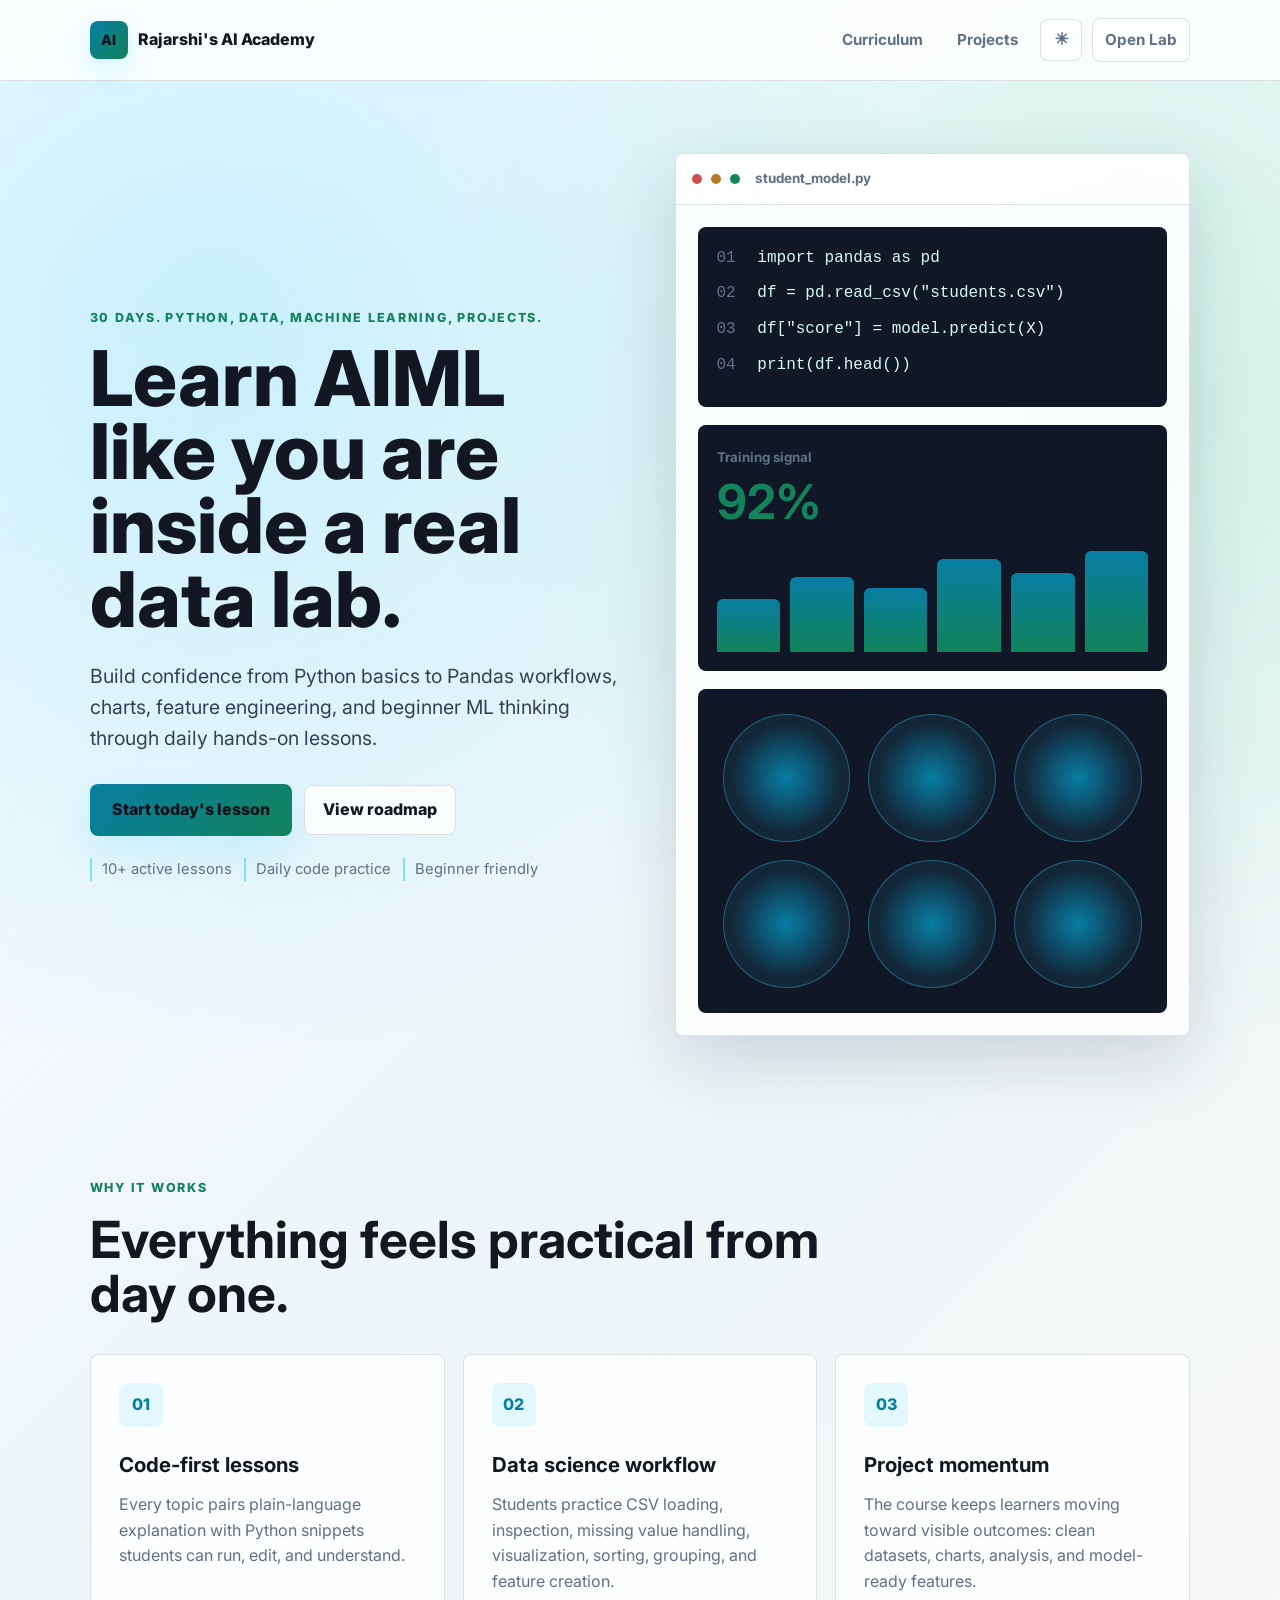
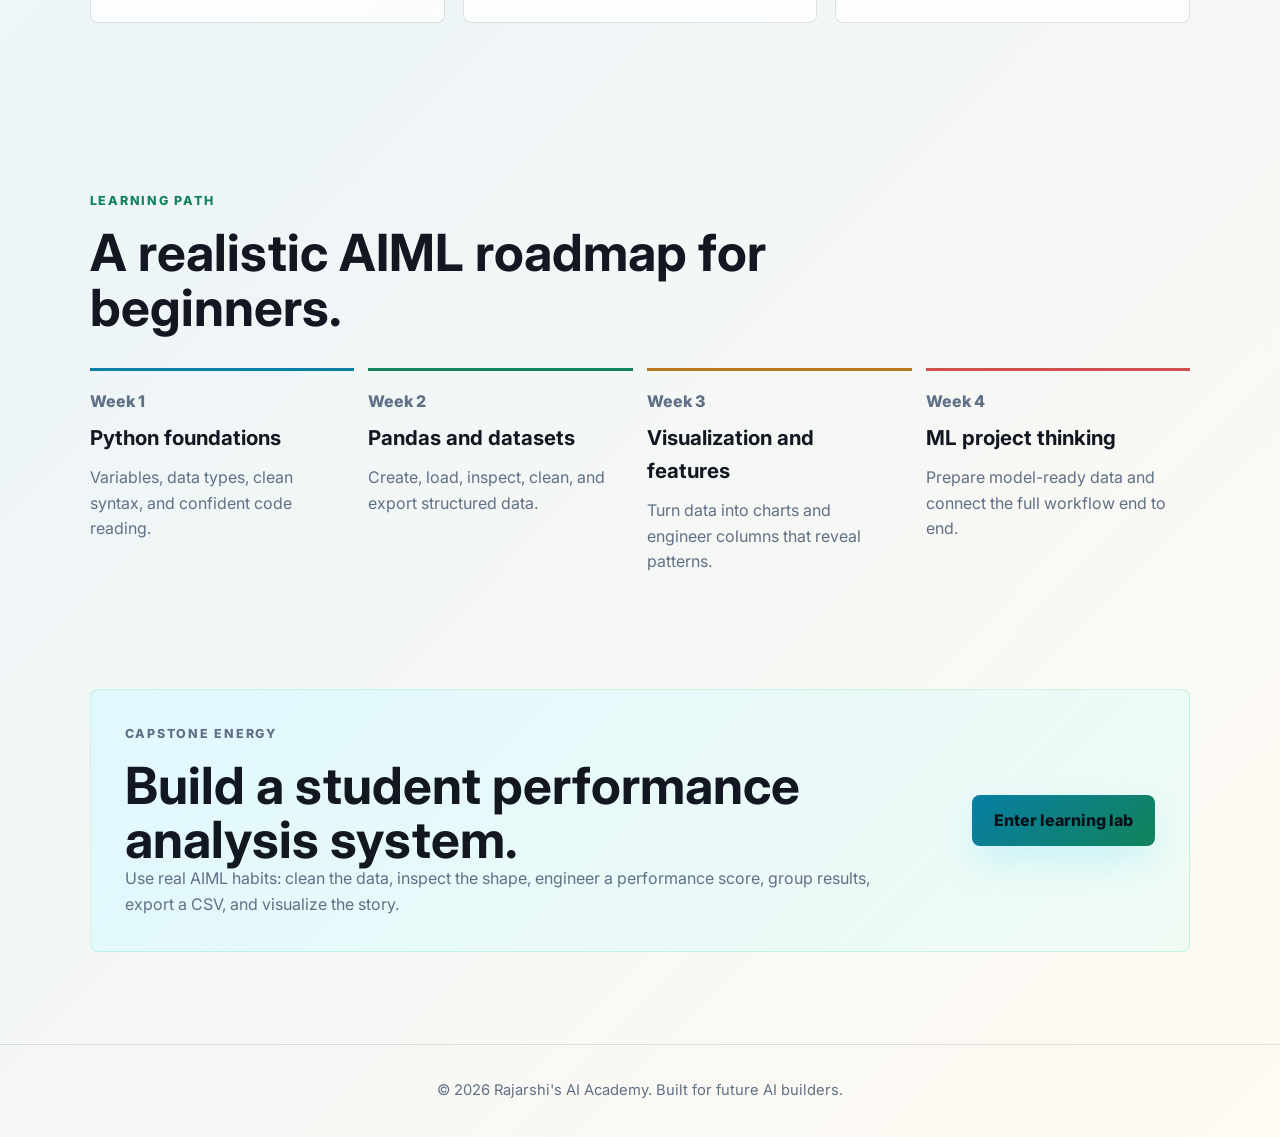
<file: my-coding-academy/index.html>
<!DOCTYPE html>
<html lang="en">
<head>
    <meta charset="UTF-8">
    <meta name="viewport" content="width=device-width, initial-scale=1.0">
    <title>Rajarshi's AI Academy | 30 Days of AIML</title>
    <link rel="preconnect" href="https://fonts.googleapis.com">
    <link rel="preconnect" href="https://fonts.gstatic.com" crossorigin>
    <link href="https://fonts.googleapis.com/css2?family=Inter:wght@400;500;600;700;800&display=swap" rel="stylesheet">
    <link rel="stylesheet" href="css/style.css">
</head>
<body>
    <header class="navbar">
        <a class="logo" href="index.html" aria-label="Rajarshi's AI Academy home">
            <span class="logo-mark">AI</span>
            <span>Rajarshi's AI Academy</span>
        </a>
        <nav aria-label="Primary navigation">
            <a href="#curriculum">Curriculum</a>
            <a href="#projects">Projects</a>
            <button class="theme-toggle" type="button" aria-label="Switch to light theme" aria-pressed="false">
                <span class="theme-icon" aria-hidden="true">☾</span>
            </button>
            <a href="dashboard.html" class="btn-secondary">Open Lab</a>
        </nav>
    </header>

    <main>
        <section class="hero">
            <div class="hero-content">
                <p class="eyebrow">30 days. Python, data, machine learning, projects.</p>
                <h1>Learn AIML like you are inside a real data lab.</h1>
                <p class="hero-copy">Build confidence from Python basics to Pandas workflows, charts, feature engineering, and beginner ML thinking through daily hands-on lessons.</p>
                <div class="hero-buttons">
                    <a href="dashboard.html" class="btn-primary">Start today's lesson</a>
                    <a href="#curriculum" class="btn-outline">View roadmap</a>
                </div>
                <div class="trust-row" aria-label="Course highlights">
                    <span>10+ active lessons</span>
                    <span>Daily code practice</span>
                    <span>Beginner friendly</span>
                </div>
            </div>

            <div class="lab-preview" aria-label="AI learning lab preview">
                <div class="lab-topbar">
                    <span></span>
                    <span></span>
                    <span></span>
                    <strong>student_model.py</strong>
                </div>
                <div class="lab-body">
                    <div class="code-lines">
                        <p><span>01</span> import pandas as pd</p>
                        <p><span>02</span> df = pd.read_csv("students.csv")</p>
                        <p><span>03</span> df["score"] = model.predict(X)</p>
                        <p><span>04</span> print(df.head())</p>
                    </div>
                    <div class="model-card">
                        <small>Training signal</small>
                        <strong>92%</strong>
                        <div class="bars">
                            <i style="height: 48%"></i>
                            <i style="height: 68%"></i>
                            <i style="height: 58%"></i>
                            <i style="height: 84%"></i>
                            <i style="height: 72%"></i>
                            <i style="height: 92%"></i>
                        </div>
                    </div>
                    <div class="neural-board">
                        <span></span><span></span><span></span><span></span><span></span><span></span>
                    </div>
                </div>
            </div>
        </section>

        <section id="features" class="features">
            <div class="section-heading">
                <p class="eyebrow">Why it works</p>
                <h2>Everything feels practical from day one.</h2>
            </div>
            <div class="feature-grid">
                <article class="card">
                    <div class="icon">01</div>
                    <h3>Code-first lessons</h3>
                    <p>Every topic pairs plain-language explanation with Python snippets students can run, edit, and understand.</p>
                </article>
                <article class="card">
                    <div class="icon">02</div>
                    <h3>Data science workflow</h3>
                    <p>Students practice CSV loading, inspection, missing value handling, visualization, sorting, grouping, and feature creation.</p>
                </article>
                <article class="card">
                    <div class="icon">03</div>
                    <h3>Project momentum</h3>
                    <p>The course keeps learners moving toward visible outcomes: clean datasets, charts, analysis, and model-ready features.</p>
                </article>
            </div>
        </section>

        <section id="curriculum" class="roadmap">
            <div class="section-heading">
                <p class="eyebrow">Learning path</p>
                <h2>A realistic AIML roadmap for beginners.</h2>
            </div>
            <div class="timeline">
                <article>
                    <span>Week 1</span>
                    <h3>Python foundations</h3>
                    <p>Variables, data types, clean syntax, and confident code reading.</p>
                </article>
                <article>
                    <span>Week 2</span>
                    <h3>Pandas and datasets</h3>
                    <p>Create, load, inspect, clean, and export structured data.</p>
                </article>
                <article>
                    <span>Week 3</span>
                    <h3>Visualization and features</h3>
                    <p>Turn data into charts and engineer columns that reveal patterns.</p>
                </article>
                <article>
                    <span>Week 4</span>
                    <h3>ML project thinking</h3>
                    <p>Prepare model-ready data and connect the full workflow end to end.</p>
                </article>
            </div>
        </section>

        <section id="projects" class="project-band">
            <div>
                <p class="eyebrow">Capstone energy</p>
                <h2>Build a student performance analysis system.</h2>
                <p>Use real AIML habits: clean the data, inspect the shape, engineer a performance score, group results, export a CSV, and visualize the story.</p>
            </div>
            <a href="dashboard.html" class="btn-primary">Enter learning lab</a>
        </section>
    </main>

    <footer>
        <p>&copy; 2026 Rajarshi's AI Academy. Built for future AI builders.</p>
    </footer>
    <script src="js/theme.js"></script>
</body>
</html>
</file>
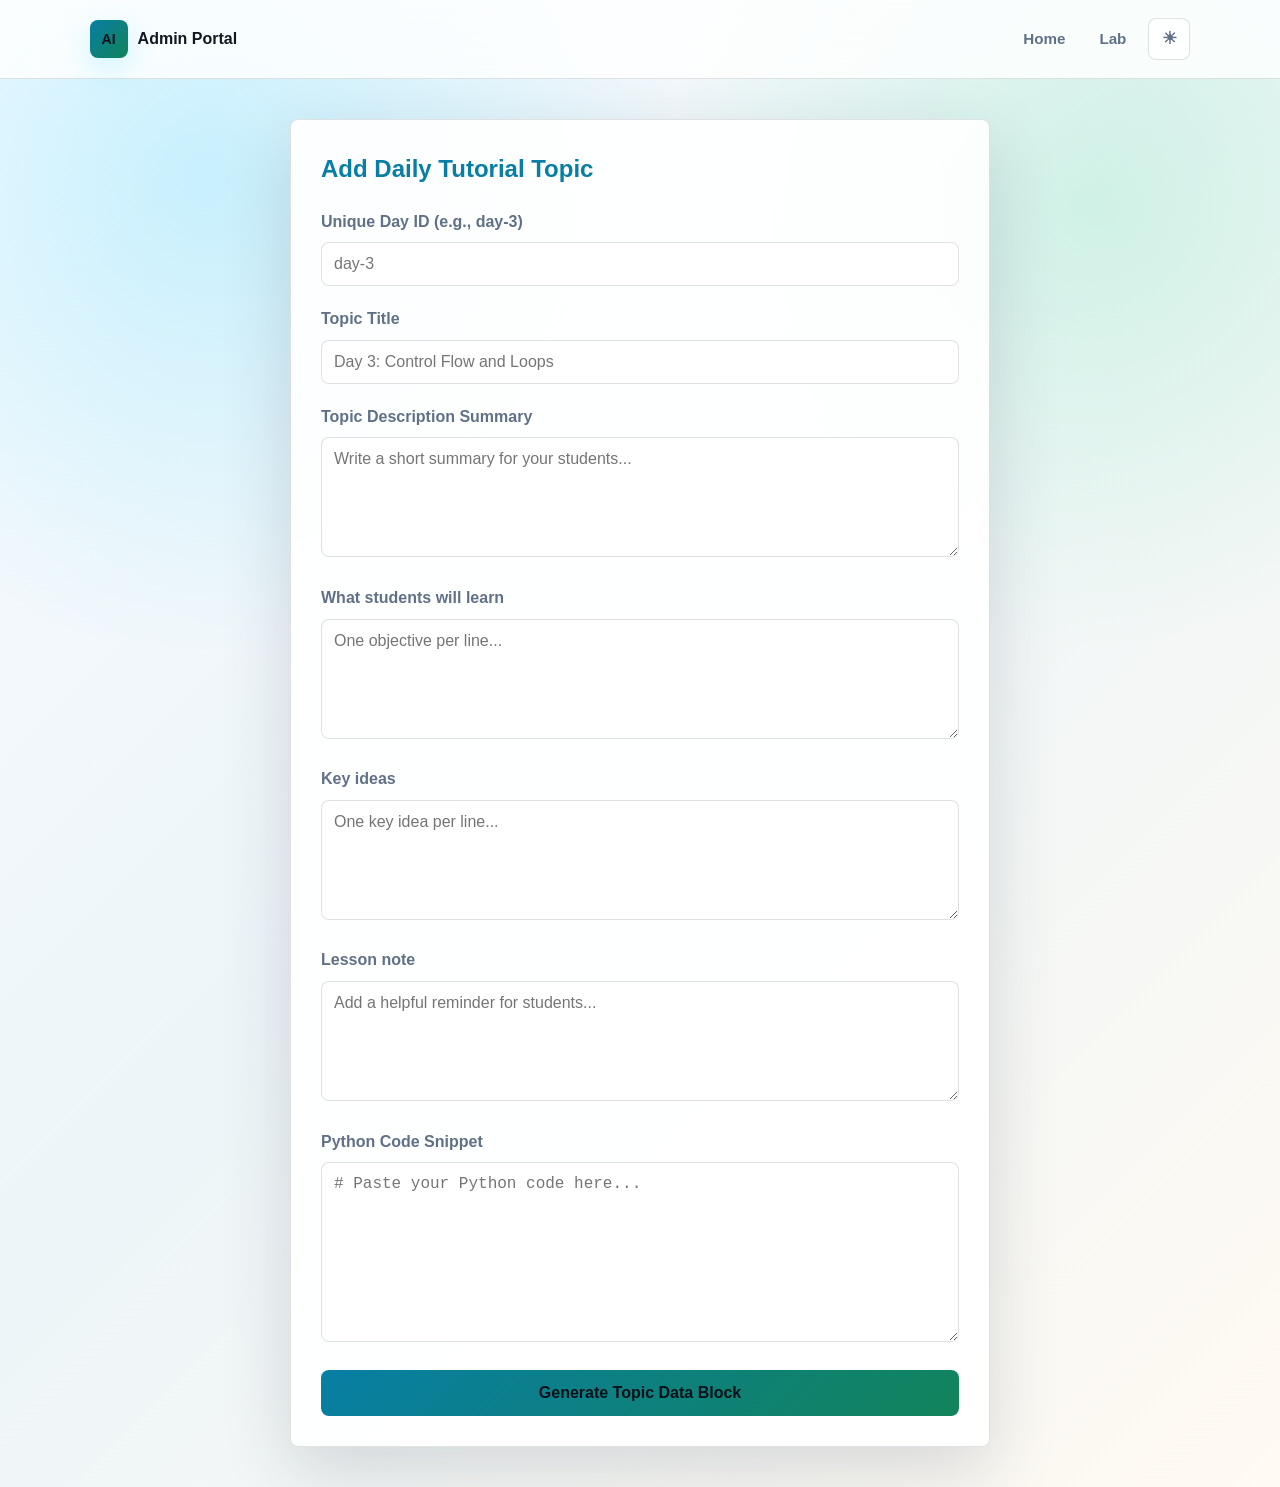
<file: my-coding-academy/admin.html>
<!DOCTYPE html>
<html lang="en">
<head>
    <meta charset="UTF-8">
    <meta name="viewport" content="width=device-width, initial-scale=1.0">
    <title>Admin Portal | Rajarshi's AI Academy</title>
    <link rel="stylesheet" href="css/style.css">
    <style>
        body { font-family: 'Inter', sans-serif; color: var(--ink); }
        .admin-shell { padding: 40px 8%; }
        .admin-container { max-width: 700px; margin: 0 auto; background: var(--surface-strong); padding: 30px; border-radius: 8px; border: 1px solid var(--line); box-shadow: var(--shadow); }
        h2 { margin-bottom: 20px; color: var(--cyan); }
        .form-group { margin-bottom: 20px; }
        label { display: block; margin-bottom: 8px; font-weight: 600; color: var(--muted); }
        input, textarea { width: 100%; padding: 12px; background: var(--panel); border: 1px solid var(--line); border-radius: 8px; color: var(--ink); font-size: 1rem; }
        input:focus, textarea:focus { border-color: var(--cyan); outline: none; }
        textarea { height: 120px; font-family: inherit; }
        .code-textarea { font-family: 'Courier New', monospace; height: 180px; color: var(--green); }
        .btn-submit { background: linear-gradient(135deg, var(--cyan), var(--green)); color: #061018; border: none; padding: 14px; border-radius: 8px; font-weight: 800; width: 100%; cursor: pointer; font-size: 1rem; transition: 0.3s; }
        .btn-submit:hover { opacity: 0.9; transform: translateY(-1px); }
        .output-box { margin-top: 30px; display: none; }
        .output-box pre { background: var(--code-bg); padding: 15px; border-radius: 8px; border: 1px solid var(--line); overflow-x: auto; font-family: monospace; white-space: pre-wrap; color: var(--code-text); }
    </style>
</head>
<body>
    <header class="navbar">
        <a class="logo" href="index.html" aria-label="Rajarshi's AI Academy home">
            <span class="logo-mark">AI</span>
            <span>Admin Portal</span>
        </a>
        <nav aria-label="Primary navigation">
            <a href="index.html">Home</a>
            <a href="dashboard.html">Lab</a>
            <button class="theme-toggle" type="button" aria-label="Switch to light theme" aria-pressed="false">
                <span class="theme-icon" aria-hidden="true">☾</span>
            </button>
        </nav>
    </header>

    <div class="admin-shell">
        <div class="admin-container">
            <h2>Add Daily Tutorial Topic</h2>
            <form id="admin-form">
                <div class="form-group">
                    <label for="topic-id">Unique Day ID (e.g., day-3)</label>
                    <input type="text" id="topic-id" placeholder="day-3" required>
                </div>
                <div class="form-group">
                    <label for="topic-title">Topic Title</label>
                    <input type="text" id="topic-title" placeholder="Day 3: Control Flow and Loops" required>
                </div>
                <div class="form-group">
                    <label for="description">Topic Description Summary</label>
                    <textarea id="description" placeholder="Write a short summary for your students..." required></textarea>
                </div>
                <div class="form-group">
                    <label for="objectives">What students will learn</label>
                    <textarea id="objectives" placeholder="One objective per line..." required></textarea>
                </div>
                <div class="form-group">
                    <label for="key-points">Key ideas</label>
                    <textarea id="key-points" placeholder="One key idea per line..." required></textarea>
                </div>
                <div class="form-group">
                    <label for="note">Lesson note</label>
                    <textarea id="note" placeholder="Add a helpful reminder for students..." required></textarea>
                </div>
                <div class="form-group">
                    <label for="code-snippet">Python Code Snippet</label>
                    <textarea id="code-snippet" class="code-textarea" placeholder="# Paste your Python code here..."></textarea>
                </div>
                <button type="submit" class="btn-submit">Generate Topic Data Block</button>
            </form>

            <div id="output-section" class="output-box">
                <label style="color: var(--cyan);">Generated Code Data Block:</label>
                <p style="font-size: 0.85rem; color: var(--muted); margin-bottom: 10px;">Copy this block and paste it directly into your <code>js/course-data.js</code> file array.</p>
                <pre><code id="json-output"></code></pre>
                <button onclick="copyToClipboard()" class="btn-submit" style="margin-top: 10px; width: auto; padding: 8px 15px;">Copy to Clipboard</button>
            </div>
        </div>
    </div>

    <script src="js/admin.js"></script>
    <script src="js/theme.js"></script>
</body>
</html>
</file>
<file: my-coding-academy/css/style.css>
* {
    margin: 0;
    padding: 0;
    box-sizing: border-box;
}

:root {
    --ink: #f6f7fb;
    --muted: #a7b0c4;
    --soft: #dbe2ef;
    --bg: #070a12;
    --panel: #111724;
    --panel-2: #171f2e;
    --panel-rgb: 17, 23, 36;
    --surface: rgba(255, 255, 255, 0.055);
    --surface-strong: rgba(7, 10, 18, 0.72);
    --nav-bg: rgba(7, 10, 18, 0.78);
    --code-bg: #080d17;
    --code-text: #d7f7ff;
    --line-strong: rgba(54, 211, 255, 0.28);
    --line: rgba(255, 255, 255, 0.12);
    --cyan: #36d3ff;
    --green: #66e3a6;
    --yellow: #ffd166;
    --coral: #ff7a7a;
    --shadow: 0 24px 80px rgba(0, 0, 0, 0.35);
    --body-bg:
        radial-gradient(circle at 18% 14%, rgba(54, 211, 255, 0.18), transparent 30%),
        radial-gradient(circle at 86% 12%, rgba(102, 227, 166, 0.14), transparent 26%),
        linear-gradient(135deg, #070a12 0%, #101626 44%, #0b0d14 100%);
}

:root[data-theme="light"] {
    --ink: #121722;
    --muted: #607086;
    --soft: #334155;
    --bg: #f6f8fb;
    --panel: #ffffff;
    --panel-2: #edf3f8;
    --panel-rgb: 255, 255, 255;
    --surface: rgba(255, 255, 255, 0.78);
    --surface-strong: rgba(255, 255, 255, 0.92);
    --nav-bg: rgba(255, 255, 255, 0.82);
    --code-bg: #101827;
    --code-text: #d7f7ff;
    --line: rgba(18, 23, 34, 0.13);
    --line-strong: rgba(20, 125, 155, 0.24);
    --cyan: #087ea4;
    --green: #12835a;
    --yellow: #b7791f;
    --coral: #d14f4f;
    --shadow: 0 24px 70px rgba(31, 42, 68, 0.16);
    --body-bg:
        radial-gradient(circle at 16% 12%, rgba(54, 211, 255, 0.24), transparent 28%),
        radial-gradient(circle at 86% 14%, rgba(102, 227, 166, 0.22), transparent 26%),
        linear-gradient(135deg, #f8fbff 0%, #edf5f8 46%, #fffaf2 100%);
}

html {
    scroll-behavior: smooth;
}

body {
    font-family: "Inter", Arial, sans-serif;
    background: var(--body-bg);
    color: var(--ink);
    line-height: 1.6;
    min-height: 100vh;
    transition: background 0.25s ease, color 0.25s ease;
}

a {
    color: inherit;
}

.navbar {
    display: flex;
    justify-content: space-between;
    align-items: center;
    gap: 24px;
    padding: 18px 7%;
    background: var(--nav-bg);
    backdrop-filter: blur(18px);
    position: sticky;
    top: 0;
    z-index: 100;
    border-bottom: 1px solid var(--line);
}

.logo {
    display: inline-flex;
    align-items: center;
    gap: 10px;
    font-size: 1rem;
    font-weight: 800;
    text-decoration: none;
}

.logo-mark {
    display: grid;
    place-items: center;
    width: 38px;
    height: 38px;
    border-radius: 8px;
    background: linear-gradient(135deg, var(--cyan), var(--green));
    color: #071018;
    font-size: 0.88rem;
    box-shadow: 0 10px 28px rgba(54, 211, 255, 0.22);
}

.navbar nav {
    display: flex;
    align-items: center;
    gap: 10px;
}

.navbar nav a,
.theme-toggle {
    color: var(--muted);
    text-decoration: none;
    padding: 9px 12px;
    border-radius: 8px;
    font-weight: 700;
    font-size: 0.95rem;
    transition: color 0.2s ease, background 0.2s ease;
}

.theme-toggle {
    display: inline-grid;
    place-items: center;
    width: 42px;
    height: 42px;
    padding: 0;
    border: 1px solid var(--line);
    background: var(--surface);
    cursor: pointer;
}

.theme-icon {
    font-size: 1.05rem;
    line-height: 1;
}

.navbar nav a:hover,
.theme-toggle:hover {
    color: var(--ink);
    background: rgba(255, 255, 255, 0.06);
}

.hero {
    min-height: calc(100vh - 75px);
    display: grid;
    grid-template-columns: minmax(0, 1.02fr) minmax(320px, 0.98fr);
    align-items: center;
    gap: 48px;
    padding: 72px 7% 58px;
}

.hero-content {
    max-width: 720px;
}

.eyebrow {
    color: var(--green);
    text-transform: uppercase;
    font-size: 0.78rem;
    font-weight: 800;
    letter-spacing: 0.14em;
    margin-bottom: 14px;
}

.hero h1 {
    font-size: clamp(2.4rem, 6vw, 5.9rem);
    line-height: 0.96;
    font-weight: 800;
    margin-bottom: 24px;
}

.hero-copy {
    max-width: 640px;
    color: var(--soft);
    font-size: clamp(1rem, 1.8vw, 1.22rem);
    margin-bottom: 30px;
}

.hero-buttons,
.trust-row {
    display: flex;
    flex-wrap: wrap;
    align-items: center;
    gap: 12px;
}

.trust-row {
    color: var(--muted);
    margin-top: 22px;
    font-size: 0.92rem;
}

.trust-row span {
    border-left: 2px solid rgba(54, 211, 255, 0.6);
    padding-left: 10px;
}

.btn-primary,
.btn-secondary,
.btn-outline {
    display: inline-flex;
    align-items: center;
    justify-content: center;
    min-height: 44px;
    border-radius: 8px;
    font-weight: 800;
    text-decoration: none;
    transition: transform 0.2s ease, box-shadow 0.2s ease, border-color 0.2s ease;
}

.btn-primary {
    padding: 13px 22px;
    background: linear-gradient(135deg, var(--cyan), var(--green));
    color: #061018;
    box-shadow: 0 16px 36px rgba(54, 211, 255, 0.18);
}

.btn-secondary,
.btn-outline {
    padding: 11px 18px;
    color: var(--ink);
    border: 1px solid var(--line);
    background: var(--surface);
}

.btn-primary:hover,
.btn-secondary:hover,
.btn-outline:hover {
    transform: translateY(-2px);
    border-color: rgba(54, 211, 255, 0.45);
}

.lab-preview {
    border: 1px solid var(--line);
    border-radius: 8px;
    background: rgba(var(--panel-rgb), 0.84);
    box-shadow: var(--shadow);
    overflow: hidden;
    min-height: 490px;
}

.lab-topbar {
    display: flex;
    align-items: center;
    gap: 9px;
    padding: 14px 16px;
    background: var(--surface);
    border-bottom: 1px solid var(--line);
}

.lab-topbar span {
    width: 10px;
    height: 10px;
    border-radius: 50%;
    background: var(--coral);
}

.lab-topbar span:nth-child(2) {
    background: var(--yellow);
}

.lab-topbar span:nth-child(3) {
    background: var(--green);
}

.lab-topbar strong {
    color: var(--muted);
    font-size: 0.84rem;
    margin-left: 6px;
}

.lab-body {
    display: grid;
    grid-template-columns: 1fr;
    gap: 18px;
    padding: 22px;
}

.code-lines,
.model-card,
.neural-board {
    border: 1px solid var(--line);
    border-radius: 8px;
    background: var(--code-bg);
}

.code-lines {
    padding: 18px;
    font-family: "Courier New", monospace;
    color: var(--code-text);
    overflow-x: auto;
}

.code-lines p {
    white-space: nowrap;
    margin-bottom: 10px;
}

.code-lines span {
    color: #647089;
    margin-right: 12px;
}

.model-card {
    padding: 18px;
}

.model-card small {
    color: var(--muted);
    font-weight: 700;
}

.model-card strong {
    display: block;
    font-size: 3rem;
    line-height: 1;
    margin: 8px 0 16px;
    color: var(--green);
}

.bars {
    display: grid;
    grid-template-columns: repeat(6, 1fr);
    gap: 10px;
    align-items: end;
    height: 110px;
}

.bars i {
    display: block;
    border-radius: 6px 6px 0 0;
    background: linear-gradient(180deg, var(--cyan), var(--green));
}

.neural-board {
    display: grid;
    grid-template-columns: repeat(3, 1fr);
    gap: 18px;
    padding: 24px;
}

.neural-board span {
    aspect-ratio: 1;
    border-radius: 50%;
    background: radial-gradient(circle, var(--cyan), rgba(54, 211, 255, 0.08) 62%);
    border: 1px solid rgba(54, 211, 255, 0.35);
}

.features,
.roadmap {
    padding: 84px 7%;
}

.section-heading {
    max-width: 760px;
    margin-bottom: 34px;
}

.section-heading h2,
.project-band h2 {
    font-size: clamp(2rem, 4vw, 3.5rem);
    line-height: 1.06;
}

.feature-grid {
    display: grid;
    grid-template-columns: repeat(3, minmax(0, 1fr));
    gap: 18px;
}

.card {
    min-height: 260px;
    background: var(--surface);
    padding: 28px;
    border-radius: 8px;
    border: 1px solid var(--line);
}

.card:hover {
    border-color: rgba(102, 227, 166, 0.55);
}

.card .icon {
    display: grid;
    place-items: center;
    width: 44px;
    height: 44px;
    border-radius: 8px;
    background: rgba(54, 211, 255, 0.12);
    color: var(--cyan);
    font-weight: 800;
    margin-bottom: 22px;
}

.card h3,
.timeline h3 {
    font-size: 1.28rem;
    margin-bottom: 10px;
}

.card p,
.timeline p,
.project-band p,
footer {
    color: var(--muted);
}

.timeline {
    display: grid;
    grid-template-columns: repeat(4, minmax(0, 1fr));
    gap: 14px;
}

.timeline article {
    border-top: 3px solid var(--cyan);
    padding: 18px 18px 0 0;
}

.timeline article:nth-child(2) {
    border-color: var(--green);
}

.timeline article:nth-child(3) {
    border-color: var(--yellow);
}

.timeline article:nth-child(4) {
    border-color: var(--coral);
}

.timeline span {
    display: block;
    color: var(--muted);
    font-weight: 800;
    margin-bottom: 8px;
}

.project-band {
    display: flex;
    align-items: center;
    justify-content: space-between;
    gap: 28px;
    margin: 30px 7% 92px;
    padding: 34px;
    border: 1px solid rgba(102, 227, 166, 0.28);
    border-radius: 8px;
    background:
        linear-gradient(135deg, rgba(54, 211, 255, 0.14), rgba(102, 227, 166, 0.09)),
        var(--surface);
}

.project-band div {
    max-width: 780px;
}

footer {
    text-align: center;
    padding: 34px 7%;
    border-top: 1px solid var(--line);
    font-size: 0.92rem;
}

@media (max-width: 980px) {
    .hero,
    .feature-grid,
    .timeline {
        grid-template-columns: 1fr;
    }

    .hero {
        padding-top: 46px;
    }

    .lab-preview {
        min-height: auto;
    }
}

@media (max-width: 720px) {
    .navbar {
        align-items: flex-start;
        flex-direction: column;
        padding: 16px 5%;
    }

    .navbar nav {
        width: 100%;
        overflow-x: auto;
        padding-bottom: 2px;
    }

    .hero,
    .features,
    .roadmap {
        padding-left: 5%;
        padding-right: 5%;
    }

    .hero-buttons a,
    .project-band a {
        width: 100%;
    }

    .project-band {
        flex-direction: column;
        align-items: stretch;
        margin-left: 5%;
        margin-right: 5%;
        padding: 24px;
    }
}
</file>
